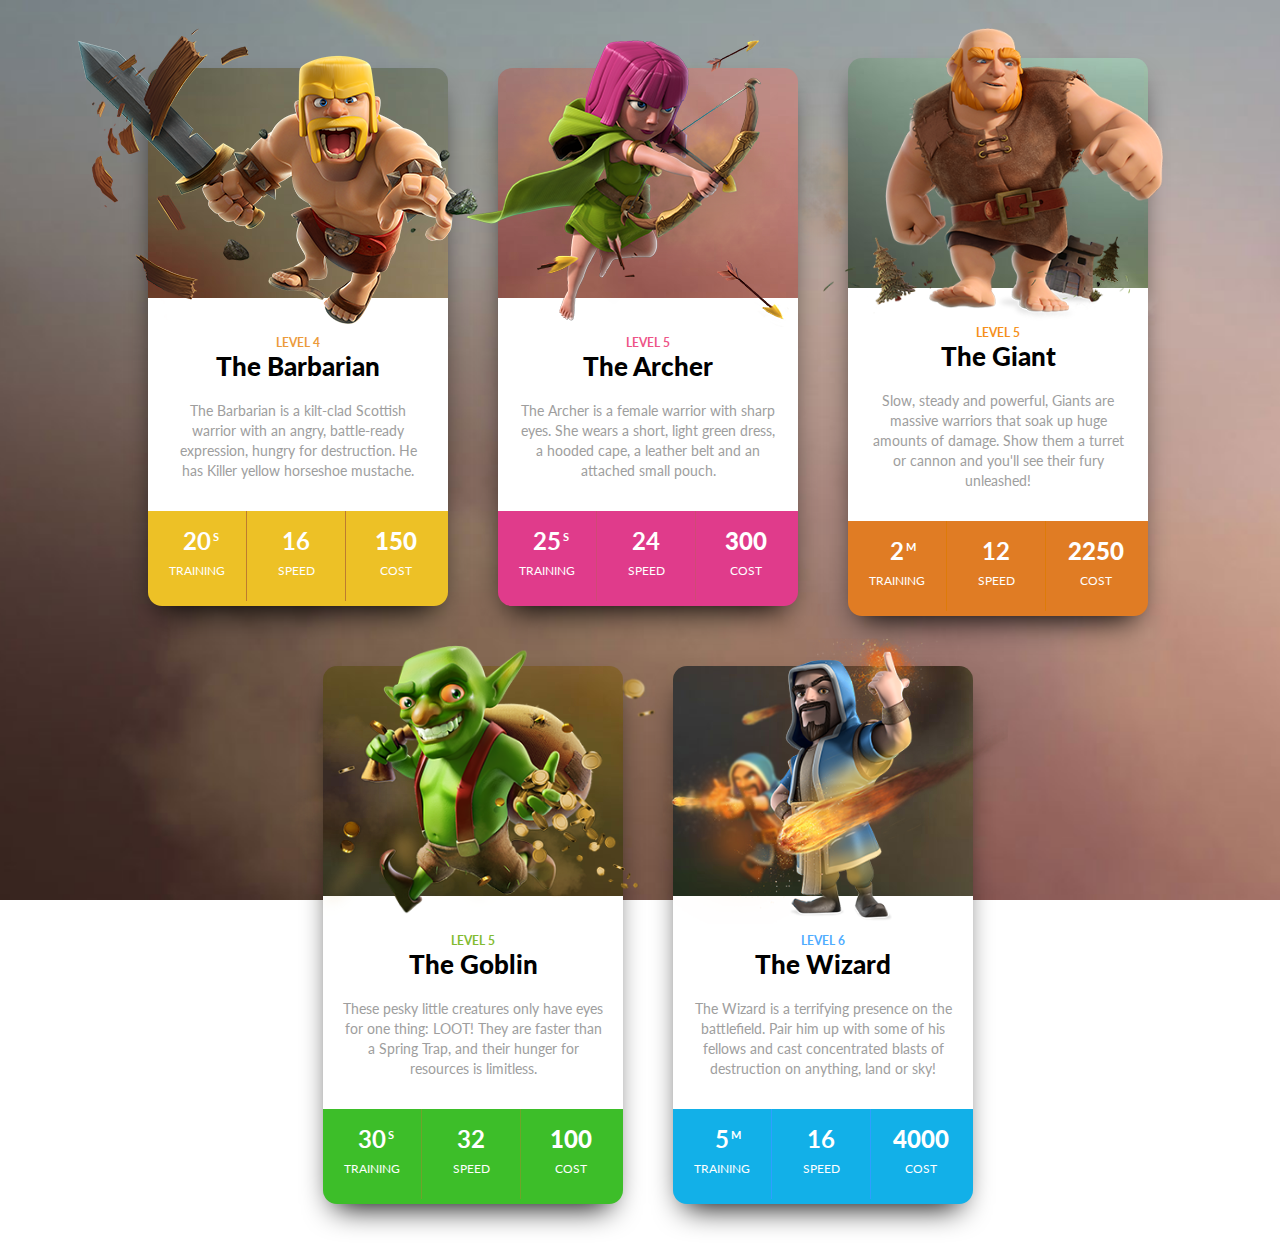
<file: Dom4/index.html>
<!DOCTYPE html>
<html lang="en">

<head>
    <meta charset="UTF-8" />
    <meta http-equiv="X-UA-Compatible" content="IE=edge" />
    <meta name="viewport" content="width=device-width, initial-scale=1.0" />
    <title>Document</title>
    <link rel="stylesheet" href="./style.css" />
</head>

<body>
    <div class="slide-container">
        <div class="wrapper-barbarian">
            <div class="clash-card barbarian">
                <div class="clash-card__image clash-card__image--barbarian">
                    <img src="./assets/barbarian.png" alt="barbarian" />
                </div>
                <div class="clash-card__level clash-card__level--barbarian">
                    Level 4
                </div>
                <div>The Barbarian</div>
                <div class="clash-card__unit-description">
                    The Barbarian is a kilt-clad Scottish warrior with an angry,
                    battle-ready expression, hungry for destruction. He has Killer
                    yellow horseshoe mustache.
                </div>

                <div class="clash-card__unit-stats clash-card__unit-stats--barbarian clearfix">
                    <div class="one-third">
                        <div class="stat">20<sup>S</sup></div>
                        <div class="stat-value">Training</div>
                    </div>

                    <div class="one-third">
                        <div class="stat">16</div>
                        <div class="stat-value">Speed</div>
                    </div>

                    <div class="one-third no-border">
                        <div class="stat">150</div>
                        <div class="stat-value">Cost</div>
                    </div>
                </div>
            </div>
            <!-- end clash-card barbarian-->
        </div>
        <!-- end wrapper -->

        <div class="wrapper-archer">
            <div class="clash-card archer">
                <div class="clash-card__image clash-card__image--archer">
                    <img src="./assets/archer.png" alt="archer" />
                </div>
                <div class="clash-card__level clash-card__level--archer">Level 5</div>
                <div>Character 2</div>
                <div class="clash-card__unit-description">
                    The Archer is a female warrior with sharp eyes. She wears a short,
                    light green dress, a hooded cape, a leather belt and an attached
                    small pouch.
                </div>

                <div class="clash-card__unit-stats clash-card__unit-stats--archer clearfix">
                    <div class="one-third">
                        <div class="stat">25<sup>S</sup></div>
                        <div class="stat-value">Training</div>
                    </div>

                    <div class="one-third">
                        <div class="stat">24</div>
                        <div class="stat-value">Speed</div>
                    </div>

                    <div class="one-third no-border">
                        <div class="stat">300</div>
                        <div class="stat-value">Cost</div>
                    </div>
                </div>
            </div>
            <!-- end clash-card archer-->
        </div>
        <!-- end wrapper -->

        <div class="wrapper-gian">
            <div class="clash-card giant">
                <div class="clash-card__image clash-card__image--giant">
                    <img src="./assets/giant.png" alt="giant" />
                </div>
                <div class="clash-card__level clash-card__level--giant">Level 5</div>
                <div>The Giant</div>
                <div class="clash-card__unit-description">
                    Slow, steady and powerful, Giants are massive warriors that soak up
                    huge amounts of damage. Show them a turret or cannon and you'll see
                    their fury unleashed!
                </div>

                <div class="clash-card__unit-stats clash-card__unit-stats--giant clearfix">
                    <div class="one-third">
                        <div class="stat">2<sup>M</sup></div>
                        <div class="stat-value">Training</div>
                    </div>

                    <div class="one-third">
                        <div class="stat">12</div>
                        <div class="stat-value">Speed</div>
                    </div>

                    <div class="one-third no-border">
                        <div class="stat">2250</div>
                        <div class="stat-value">Cost</div>
                    </div>
                </div>
            </div>
            <!-- end clash-card giant-->
        </div>
        <!-- end wrapper -->

        <div class="wrapper-goblin">
            <div class="clash-card goblin">
                <div class="clash-card__image clash-card__image--goblin">
                    <img src="./assets/goblin.png" alt="goblin" />
                </div>
                <div class="clash-card__level clash-card__level--goblin">Level 5</div>
                <div>Character 4</div>
                <div class="clash-card__unit-description">
                    These pesky little creatures only have eyes for one thing: LOOT!
                    They are faster than a Spring Trap, and their hunger for resources
                    is limitless.
                </div>

                <div class="clash-card__unit-stats clash-card__unit-stats--goblin clearfix">
                    <div class="one-third">
                        <div class="stat">30<sup>S</sup></div>
                        <div class="stat-value">Training</div>
                    </div>

                    <div class="one-third">
                        <div class="stat">32</div>
                        <div class="stat-value">Speed</div>
                    </div>

                    <div class="one-third no-border">
                        <div class="stat">100</div>
                        <div class="stat-value">Cost</div>
                    </div>
                </div>
            </div>
            <!-- end clash-card goblin-->
        </div>
        <!-- end wrapper -->

        <div class="wrapper-wizard">
            <div class="clash-card wizard">
                <div class="clash-card__image clash-card__image--wizard">
                    <img src="./assets/wizard.png" alt="wizard" />
                </div>
                <div class="clash-card__level clash-card__level--wizard">Level 6</div>
                <div>The Wizard</div>
                <div class="clash-card__unit-description">
                    The Wizard is a terrifying presence on the battlefield. Pair him up
                    with some of his fellows and cast concentrated blasts of destruction
                    on anything, land or sky!
                </div>

                <div class="clash-card__unit-stats clash-card__unit-stats--wizard clearfix">
                    <div class="one-third">
                        <div class="stat">5<sup>M</sup></div>
                        <div class="stat-value">Training</div>
                    </div>

                    <div class="one-third">
                        <div class="stat">16</div>
                        <div class="stat-value">Speed</div>
                    </div>

                    <div class="one-third no-border">
                        <div class="stat">4000</div>
                        <div class="stat-value">Cost</div>
                    </div>
                </div>
            </div>
            <!-- end clash-card wizard-->
        </div>
        <!-- end wrapper -->
    </div>
    <!-- end container -->
    <script src="./index.js" defer></script>

</body>

</html>
</file>
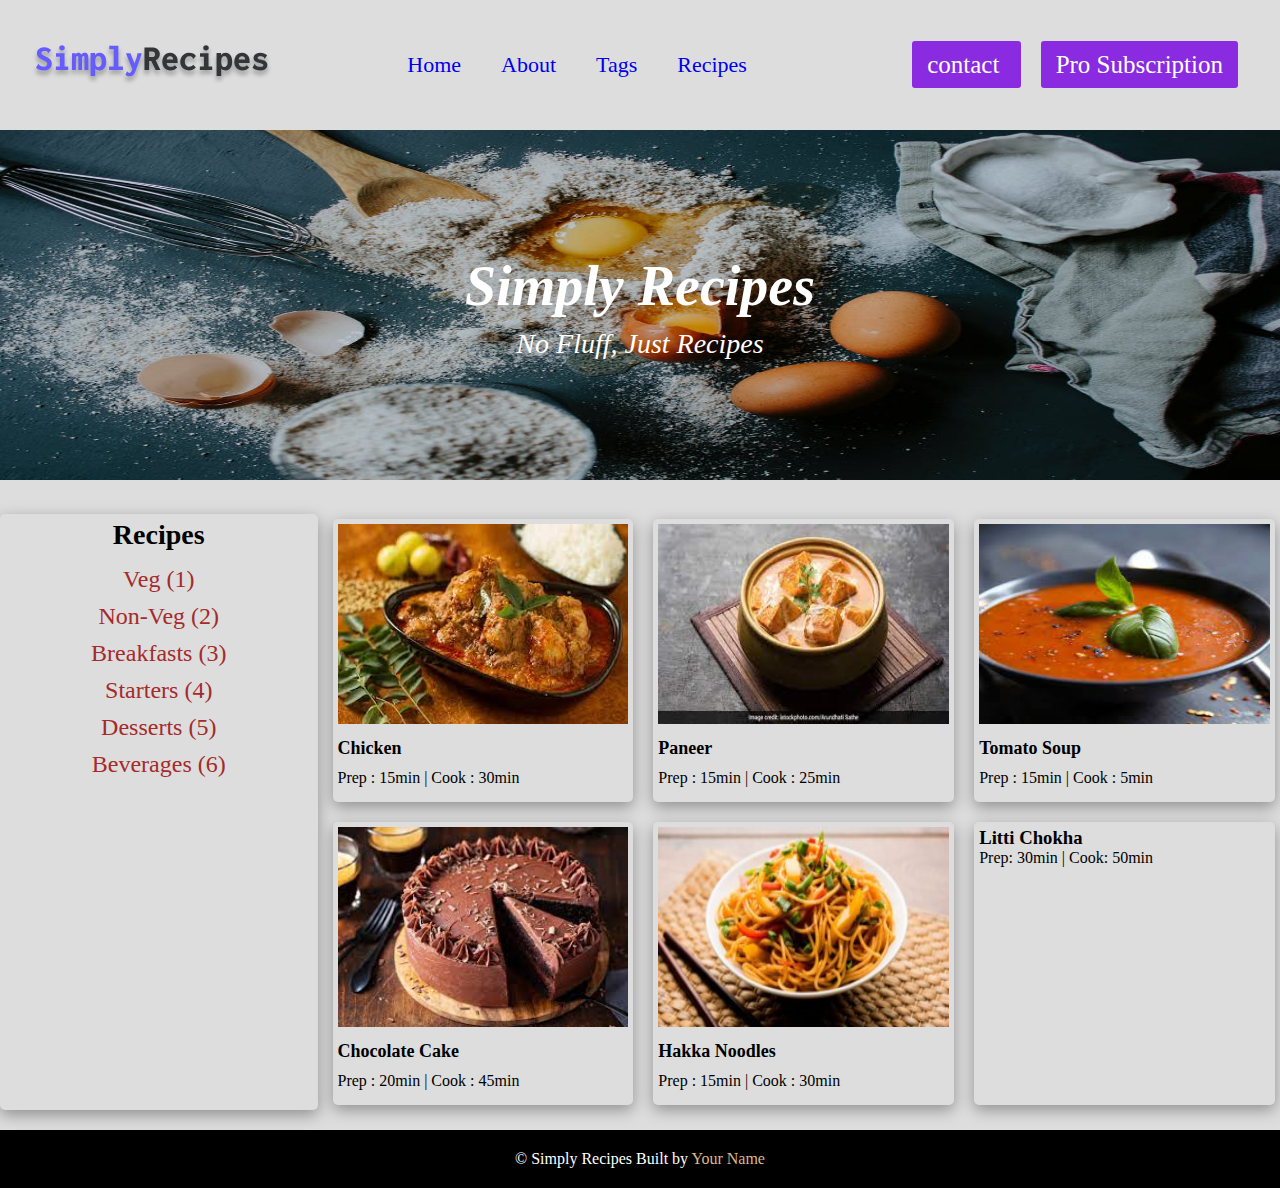
<file: Dom5/index.html>
<!DOCTYPE html>
<html lang="en">

<head>
    <meta charset="UTF-8" />
    <meta http-equiv="X-UA-Compatible" content="IE=edge" />
    <meta name="viewport" content="width=device-width, initial-scale=1.0" />
    <title>Simply Recipes</title>
    <link rel="stylesheet" href="style.css" />
    <link rel="shortcut icon" href="/img/favicon.ico" type="image/x-icon">
</head>

<body>

    <script src="./index.js" defer></script>

    <nav class="navbar">
        <div class="nav-center">
            <div class="nav-header">
                <a href="index.html" class="nav-logo">
                    <img src="./img/logo.svg" alt="Simply Recipes" />
                </a>
            </div>
            <div class="nav-links">
                <a href="index.html" class="nav-link"> home </a>
                <a href="index.html" class="nav-link"> about </a>
                <a href="index.html" class="nav-link"> tags </a>
                <a href="index.html" class="nav-link"> recipes </a>
            </div>
            <div class="button">
                <a href="index.html" class="btn"> contact </a>
            </div>
        </div>
    </nav>
    <main class="page">
        <header class="hero">
            <div class="hero-container">
                <img src="./img/main.jpeg" alt="Main Image">
                <div class="hero-text">
                    <h1>Simply Recipes</h1>
                    <h4>No Fluff, Just Recipes</h4>
                </div>
            </div>
        </header>
        <section class="recipes-container">
            <div class="tags-container">
                <h4 class="text-r">recipes</h4>
                <div>
                    <a href="#"> Veg (1)</a>
                    <a href="#"> Non-Veg (2)</a>
                    <a href="#"> Breakfasts (3)</a>
                    <a href="#"> Starters (4)</a>
                    <a href="#"> Desserts (5)</a>
                    <a href="#"> Beverages (6)</a>
                </div>
            </div>
            <div class="recipe-gallery">
                <div class="card">
                    <a href="#" class="recipe-text">
                        <img src="./img/recipe-1.jpeg" class="recipe-img" />
                        <h5 class="recipe-name">Chicken</h5>
                        <p class="recipe-disp">Prep : 15min | Cook : 30min</p>
                    </a>
                </div>
                <div class="card">
                    <a href="#" class="recipe-text">
                        <img src="./img/recipe-2.jpeg" class="recipe-img " />
                        <h5 class="recipe-name">Paneer</h5>
                        <p class="recipe-disp">Prep : 15min | Cook : 25min</p>
                    </a>
                </div>
                <div class="card">
                    <a href="#" class="recipe-text">
                        <img src="./img/recipe-3.jpeg" class="recipe-img " />
                        <h5 class="recipe-name">Tomato Soup</h5>
                        <p class="recipe-disp">Prep : 15min | Cook : 5min</p>
                    </a>
                </div>
                <div class="card">
                    <a href="#" class="recipe-text">
                        <img src="./img/recipe-4.jpeg" class="recipe-img " />
                        <h5 class="recipe-name">Chocolate Cake</h5>
                        <p class="recipe-disp">Prep : 20min | Cook : 45min</p>
                    </a>
                </div>
                <div class="card">
                    <a href="#" class="recipe-text">
                        <img src="./img/recipe-5.jpeg" class="recipe-img " />
                        <h5 class="recipe-name">Hakka Noodles</h5>
                        <p class="recipe-disp">Prep : 15min | Cook : 30min</p>
                    </a>
                </div>
            </div>
        </section>
    </main>

    <footer class="page-footer">
        <p>
            &copy;
            <span class="footer-logo">Simply Recipes</span> Built by
            <a href=#>Your Name</a>
        </p>
    </footer>
</body>

</html>
</file>
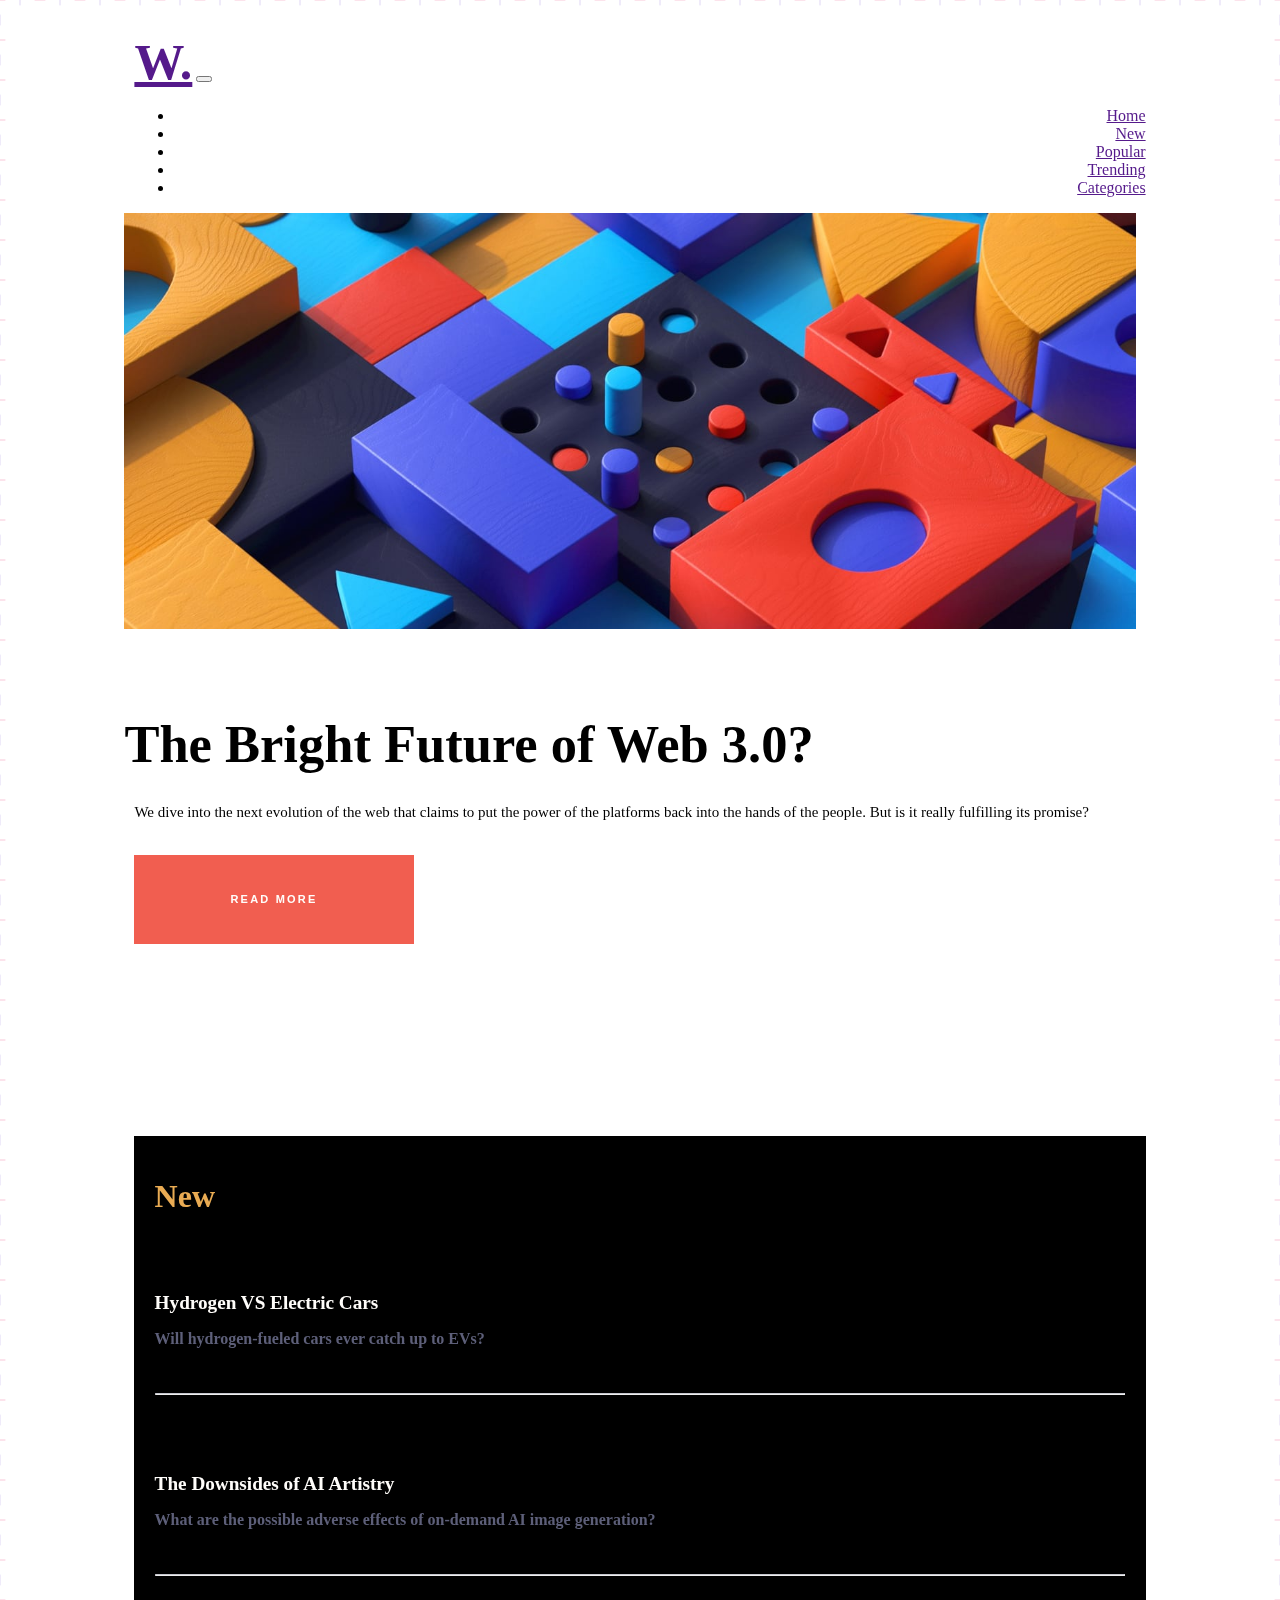
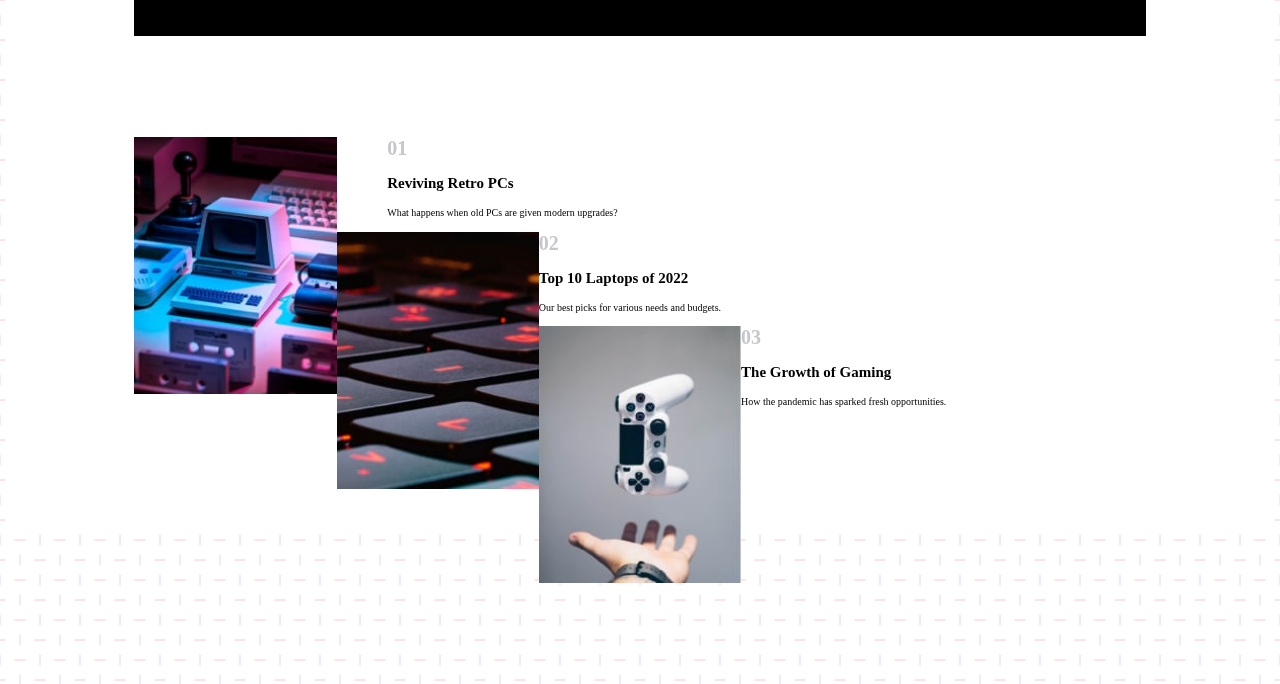
<file: Dom8/index.html>
<!DOCTYPE html>
<html lang="en">
  <head>
    <meta charset="UTF-8" />
    <meta name="viewport" content="width=device-width, initial-scale=1.0" />
    <title>Frontend Mentor | News homepage</title>
    <link
      rel="stylesheet"
      href="https://cdn.jsdelivr.net/npm/bootstrap@5.2.2/dist/css/bootstrap.min.css"
      integrity="sha384-Zenh87qX5JnK2Jl0vWa8Ck2rdkQ2Bzep5IDxbcnCeuOxjzrPF/et3URy9Bv1WTRi"
      crossorigin="anonymous"
    />
    <link rel="stylesheet" href="style.css" />
    <script
      src="https://cdn.jsdelivr.net/npm/bootstrap@5.2.2/dist/js/bootstrap.bundle.min.js"
      integrity="sha384-OERcA2EqjJCMA+/3y+gxIOqMEjwtxJY7qPCqsdltbNJuaOe923+mo//f6V8Qbsw3"
      crossorigin="anonymous"
    ></script>
    <script
      src="https://cdn.jsdelivr.net/npm/bootstrap@5.2.2/dist/js/bootstrap.min.js"
      integrity="sha384-IDwe1+LCz02ROU9k972gdyvl+AESN10+x7tBKgc9I5HFtuNz0wWnPclzo6p9vxnk"
      crossorigin="anonymous"
    ></script>
    <script
      src="https://cdn.jsdelivr.net/npm/@popperjs/core@2.11.6/dist/umd/popper.min.js"
      integrity="sha384-oBqDVmMz9ATKxIep9tiCxS/Z9fNfEXiDAYTujMAeBAsjFuCZSmKbSSUnQlmh/jp3"
      crossorigin="anonymous"
    ></script>
  </head>
  <body>

    <script src="./index.js" defer></script>
    <main class="container-fluid">
      <nav class="navbar navbar-expand-lg">
        <a class="navbar-brand" href="">W.</a>

        <button class="navbar-toggler" type="button">
          <span class="navbar-toggler-icon"></span>
        </button>

        <div class="collapse navbar-collapse" id="navbarTogglerDemo01">
          <ul class="navbar-nav ms-auto list-btn">
            <li class="nav-item">
              <a class="nav-link" href="">Home</a>
            </li>
            <li class="nav-item">
              <a class="nav-link" href="">New</a>
            </li>
            <li class="nav-item">
              <a class="nav-link" href="">Popular</a>
            </li>
            <li class="nav-item">
              <a class="nav-link" href="">Trending</a>
            </li>
            <li class="nav-item">
              <a class="nav-link" href="">Categories</a>
            </li>
          </ul>
        </div>
      </nav>

      <section class="row first-row">
        <div class="col-lg-8">
          <img
            class="desk-image"
            src="images/image-web-3-desktop.jpg"
            alt="desk-img"
          />
          <div class="row second-row">
            <div class="col-lg-6">
              <h1 class="img-heading">The Bright Future of Web 3.0?</h1>
            </div>
            <div class="col-lg-6">
              <p class="sec-row-p">
                We dive into the next evolution of the web that claims to put
                the power of the platforms back into the hands of the people.
                But is it really fulfilling its promise?
              </p>
              <button class="read-btn">READ MORE</button>
            </div>
          </div>
        </div>
        <aside class="col-lg-4 new">
          <h1>New</h1>
          <h2 class="new-head">Hydrogen VS Electric Cars</h2>
          <p class="new-p">Will hydrogen-fueled cars ever catch up to EVs?</p>
          <hr class="hr-line" />
          <h2 class="new-head">The Downsides of AI Artistry</h2>
          <p class="new-p">
            What are the possible adverse effects of on-demand AI image
            generation?
          </p>
          <hr class="hr-line" />
          <h2 class="new-head">Is VC Funding Drying Up?</h2>
          <p class="new-p">
            Private funding by VC firms is down 50% YOY. We take a look at what
            that means.
          </p>
        </aside>
      </section>

      <section class="row last-row">
        <div class="col-lg-4">
          <img
            class="last-row-img"
            src="images/image-retro-pcs.jpg"
            alt="retro-img"
          />
          <h1 class="last-row-h1">01</h1>
          <h3>Reviving Retro PCs</h3>
          <p class="last-row-p">
            What happens when old PCs are given modern upgrades?
          </p>
        </div>
        <div class="col-lg-4">
          <img
            class="last-row-img"
            src="images/image-top-laptops.jpg"
            alt="laptop-img"
          />
          <h1 class="last-row-h1">02</h1>
          <h3>Top 10 Laptops of 2022</h3>
          <p class="last-row-p">
            Our best picks for various needs and budgets.
          </p>
        </div>
        <div class="col-lg-4">
          <img
            class="last-row-img"
            src="images/image-gaming-growth.jpg"
            alt="growth-img"
          />
          <h1 class="last-row-h1">03</h1>
          <h3>The Growth of Gaming</h3>
          <p class="last-row-p">
            How the pandemic has sparked fresh opportunities.
          </p>
        </div>
      </section>
    </main>
  </body>
</html>
</file>
<file: Dom4/style.css>
@import url(https://fonts.googleapis.com/css?family=Lato:400,700,900);
*,
*:before,
*:after {
  box-sizing: border-box;
}

body {
  background: linear-gradient(to bottom, #8c7a7a 0%, #af877c 65%, #af877c 100%) fixed;
  background: url("./assets/coc-background.jpg") no-repeat center center fixed;
  background-size: cover;
  font: 14px/20px "Lato", Arial, sans-serif;
  color: #9e9e9e;
  height: 100vh;
  width: 100vw;
  display: flex;
  align-items: center;
  justify-content: space-around;
  overflow-x: hidden;
}

.slide-container {
  margin: auto;
  display: flex;
  gap: 50px;
  align-items: center;
  justify-content: center;
  flex-wrap: wrap;
  padding: 50px 30px;
}

.wrapper {
  padding-top: 40px;
  padding-bottom: 40px;
}
.wrapper:focus {
  outline: 0;
}

.clash-card {
  background: white;
  width: 300px;
  display: inline-block;
  margin: auto;
  border-radius: 19px;
  position: relative;
  text-align: center;
  box-shadow: -1px 15px 30px -12px black;
  z-index: 9999;
}

.clash-card__image {
  position: relative;
  height: 230px;
  margin-bottom: 35px;
  border-top-left-radius: 14px;
  border-top-right-radius: 14px;
}

.clash-card__image--barbarian {
  background: url("./assets/barbarian-bg.jpg");
}
.clash-card__image--barbarian img {
  width: 400px;
  position: absolute;
  top: -65px;
  left: -70px;
}

.clash-card__image--archer {
  background: url("./assets/archer-bg.jpg");
}
.clash-card__image--archer img {
  width: 400px;
  position: absolute;
  top: -34px;
  left: -37px;
}

.clash-card__image--giant {
  background: url("./assets/giant-bg.jpg");
}
.clash-card__image--giant img {
  width: 340px;
  position: absolute;
  top: -30px;
  left: -25px;
}

.clash-card__image--goblin {
  background: url("./assets//goblin-bg.jpg");
}
.clash-card__image--goblin img {
  width: 370px;
  position: absolute;
  top: -21px;
  left: -37px;
}

.clash-card__image--wizard {
  background: url("./assets/wizard-bg.jpg");
}
.clash-card__image--wizard img {
  width: 345px;
  position: absolute;
  top: -28px;
  left: -10px;
}

.clash-card__level {
  text-transform: uppercase;
  font-size: 12px;
  font-weight: 700;
  margin-bottom: 3px;
}

.clash-card__level--barbarian {
  color: #ec9b3b;
}

.clash-card__level--archer {
  color: #ee5487;
}

.clash-card__level--giant {
  color: #f6901a;
}

.clash-card__level--goblin {
  color: #82bb30;
}

.clash-card__level--wizard {
  color: #4facff;
}

.clash-card div:nth-child(3) {
  font-size: 26px;
  color: black;
  font-weight: 900;
  margin-bottom: 5px;
}

.clash-card__unit-description {
  padding: 20px;
  margin-bottom: 10px;
}


.clash-card__unit-stats--barbarian .one-third {
  border-right: 1px solid #bd7c2f;
}


.clash-card__unit-stats--archer .one-third {
  border-right: 1px solid #d04976;
}


.clash-card__unit-stats--giant .one-third {
  border-right: 1px solid #de7b09;
}


.clash-card__unit-stats--goblin .one-third {
  border-right: 1px solid #71a32a;
}

.clash-card__unit-stats--wizard .one-third {
  border-right: 1px solid #309eff;
}

.clash-card__unit-stats {

  font-weight: 700;
  border-bottom-left-radius: 14px;
  border-bottom-right-radius: 14px;
}
.clash-card__unit-stats .one-third {
  width: 33%;
  float: left;
  padding: 20px 15px;
}
.clash-card__unit-stats sup {
  position: absolute;
  bottom: 4px;
  font-size: 45%;
  margin-left: 2px;
}
.clash-card__unit-stats .stat {
  position: relative;
  font-size: 24px;
  margin-bottom: 10px;
}
.clash-card__unit-stats .stat-value {
  text-transform: uppercase;
  font-weight: 400;
  font-size: 12px;
}
.clash-card__unit-stats .no-border {
  border-right: none;
}

.clearfix:after {
  visibility: hidden;
  display: block;
  font-size: 0;
  content: " ";
  clear: both;
  height: 0;
} 

.slick-prev {
  left: 100px;
  z-index: 999;
}

.slick-next {
  right: 100px;
  z-index: 999;
}
</file>
<file: Dom5/style.css>
*{
    margin: 0;
    padding: 0;
    box-sizing: border-box;
}

body{
    background-color: #dddddd;
    max-width: 1400px;
    margin: 0 auto;
}

.navbar{
    padding: 32px;
}

.nav-center{
    display: flex;
    justify-content: space-between;
    align-items: center;
}

.nav-links{
    display: flex;
    align-items: center;
    font-size: 22px;

}

.recipe-text{
    text-transform: capitalize;
    text-decoration: none;
    color: black;
}

a{
    text-decoration: none;
}

.nav-link{
    padding: 20px 10px;
}

.nav-links a{
    margin-right: 20px;
    text-transform: capitalize;
    text-decoration: none;
}

.btn{
    background-color: blueviolet;
    padding: 10px 15px;
    color: white;
    border-radius: 3px;
    margin: 10px;
    font-size: 25px;
}

.hero-container{
    position: relative;
    text-align: center;
    margin-bottom: 30px;
}

.hero-container img{
    width: 100%;
    height: 350px;
}

.hero-text{
    position: absolute;
    top: 50%;
    left:50% ;
    transform: translate(-50%,-50%);
}

.hero-text h1{
    font-size: 56px;
    color: white;
    margin-bottom: 10px;
    font-style: italic;
}

.hero-text h4{
    font-size: 28px;
    color: white;
    font-weight: 400;
    font-style: italic;
}


.recipes-container{
    margin: 0 auto;
    display: grid;
    grid-template-columns: 1fr 3fr;
    gap: 10px;
}

.recipe-gallery{
    display: grid;
    grid-template-columns: 1fr 1fr 1fr;
    gap: 20px;
}
.recipe-gallery .card {
    box-shadow: rgba(0, 0, 0, 0.35) 0px 5px 15px;

}

.recipes-container div{
    padding: 5px;
    border-radius: 5px;

} 

.recipe-img{
    width: 100%;
    height: 200px;
}

.recipe-name{
    text-transform: capitalize;
    font-size: 18px;
    margin-top: 10px;
}

.recipe-disp{
    text-transform: capitalize;
    font-size: 16px;
    margin: 10px 0;
}

.tags-container{
    text-align: center;
    box-shadow: rgba(0, 0, 0, 0.35) 0px 5px 15px;

}

.tags-container div:nth-child(2) {
    display: flex;
    flex-direction: column;
    box-shadow: none;

}

.tags-container div:nth-child(2)> a{
    margin-bottom: 10px;
    font-size: 24px;
    color: brown;
    text-transform: capitalize;
}

.text-r{
    font-size: 28px;
    text-transform: capitalize;
    margin-bottom: 10px;
}

.page-footer{
    text-align: center;
    background-color: black;
    color: white;
    padding: 20px;
    margin-top: 20px;
}

.page-footer a{
    text-decoration: none;
    color: burlywood;
    
}
</file>
<file: Dom8/style.css>
body {
    background-image: linear-gradient(
        rgba(255, 255, 255, 0.5),
        rgba(255, 255, 255, 0.5)
      ),
      url("data:image/svg+xml,<svg id='patternId' width='100%' height='100%' xmlns='http://www.w3.org/2000/svg'><defs><pattern id='a' patternUnits='userSpaceOnUse' width='40' height='40' patternTransform='scale(1) rotate(0)'><rect x='0' y='0' width='100%' height='100%' fill='hsla(0,0%,100%,1)'/><path d='M20-5V5m0 30v10m20-30v10M0 15v10'  stroke-linejoin='round' stroke-linecap='round' stroke-width='0.5' stroke='hsla(258.5,59.4%,59.4%,1)' fill='none'/><path d='M-5 40H5M-5 0H5m30 0h10M35 40h10M15 20h10'  stroke-linejoin='round' stroke-linecap='round' stroke-width='0.5' stroke='hsla(339.6,82.2%,51.6%,1)' fill='none'/></pattern></defs><rect width='800%' height='800%' transform='translate(0,0)' fill='url(%23a)'/></svg>");
  }
  
  h3 {
    font-weight: bold;
    font-size: 18px;
    margin-left: 30%;
    padding-left: 6%;
    padding-right: 2%;
  }
  
  .container-fluid {
    padding: 2% 10%;
  }
  
  hr.hr-line {
    border-top: 1px solid hsl(233, 8%, 79%);
  }
  
  .desk-image {
    width: 100%;
    margin-left: -10px;
  }
  
  .first-row {
    margin-right: 0px;
    margin-left: 0px;
  }
  
  .new {
    background-color: black;
    padding: 2%;
    color: hsl(35, 77%, 62%);
    font-weight: bolder;
  }
  .new-h1 {
    padding-top: 5%;
  }
  .new-head {
    text-align: left;
    font-family: "Inter-Bold";
    color: hsl(36, 100%, 99%);
    font-size: 1.2em;
    margin-top: 8%;
  }
  .new-p {
    font-family: "Inter-Regular";
    font-size: 1em;
    color: hsl(236, 13%, 42%);
    padding-bottom: 3%;
  }
  
  .nav-item {
    padding-left: 1.7em;
    text-align: right;
  }
  
  .navbar-brand {
    font-size: 50px;
    font-family: "Inter-ExtraBold";
    font-weight: bolder;
  }
  
  .img-heading {
    margin-left: -10px;
    font-size: 3.5em;
    font-weight: 700;
    text-align: left;
    line-height: 50px;
  }
  
  .second-row {
    padding: 5% 5% 0% 0%;
    font-size: 15px;
  }
  
  .read-btn {
    background-color: hsl(5, 85%, 63%);
    margin-top: 2%;
    padding: 4% 10%;
    color: hsl(36, 100%, 99%);
    font-size: 11px;
    letter-spacing: 0.2em;
    font-weight: bold;
    border: none;
  }
  
  .last-row {
    margin: 10% 0% 10% 0%;
    text-align: left;
  }
  .last-row-img {
    width: 30%;
    float: left;
    padding-bottom: 0;
  }
  .last-row-h1 {
    color: hsl(233, 8%, 79%);
    font-size: 30px;
    margin-left: 30%;
    padding-left: 6%;
    padding-right: 2%;
  }
  
  .last-row-p {
    font-size: 15px;
    margin-left: 30%;
    padding-left: 6%;
    padding-right: 2%;
    margin-bottom: 0;
  }
  
  aside {
    height: 460px;
  }
  
  @media (min-width: 375px) {
    h3 {
      font-size: 15px;
      padding-left: 0;
      margin-left: 25%;
    }
  
    .last-row-img {
      width: 20%;
      padding-bottom: 10%;
    }
    .read-btn {
      margin-bottom: 20%;
    }
    .last-row-h1 {
      font-size: 20px;
      padding-left: 0;
      margin-left: 25%;
    }
    .last-row-p {
      font-size: 10px;
      padding-right: 20px;
      padding-left: 0;
      margin-left: 25%;
      margin-bottom: 0;
    }
  }
</file>
